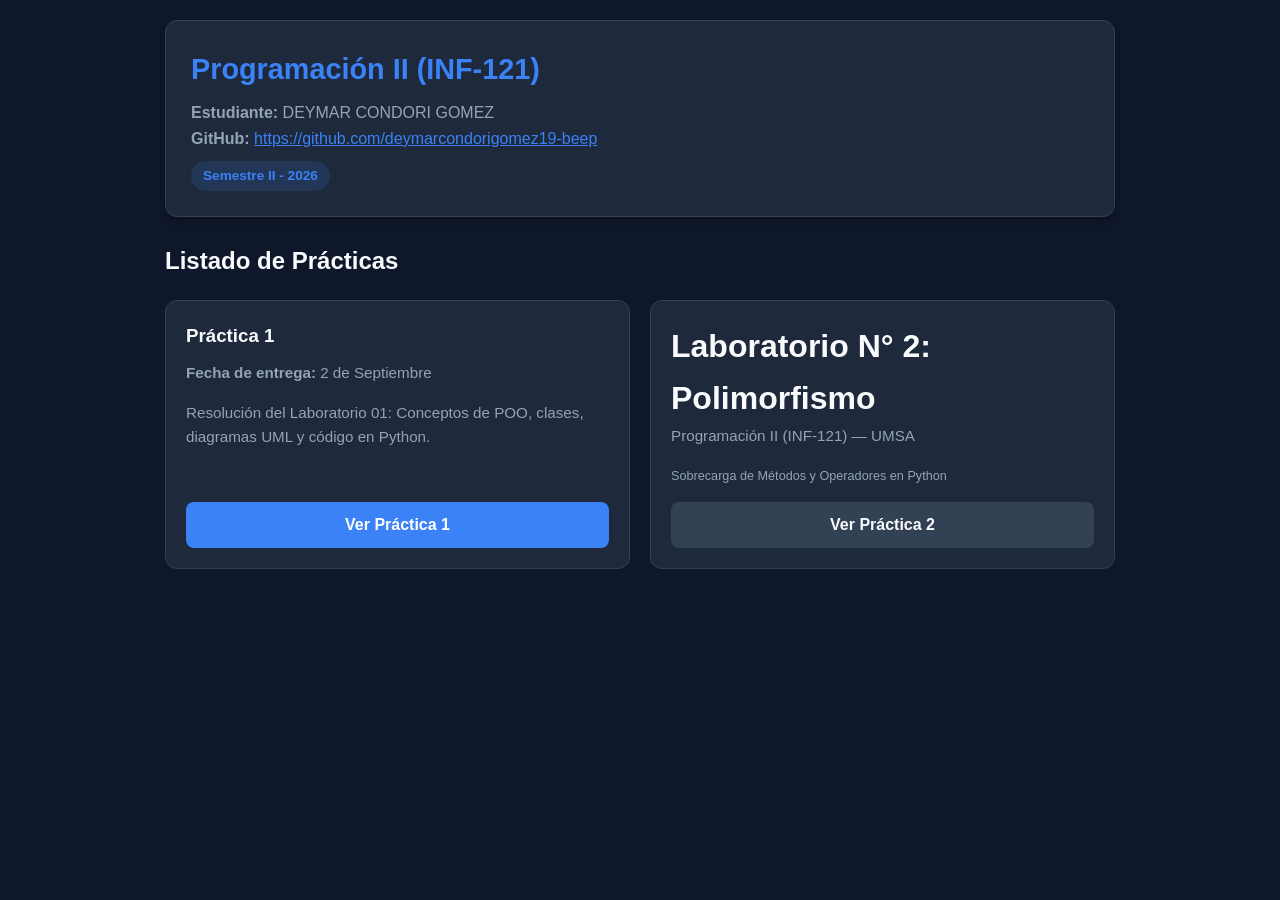
<file: index.html>
<!DOCTYPE html>
<html lang="es">
<head>
  <meta charset="UTF-8">
  <meta name="viewport" content="width=device-width, initial-scale=1.0">
  <title>Programación II - Portafolio de Prácticas</title>
  <link rel="stylesheet" href="estilos/style.css">
</head>
<body>
  <div class="container">
    <header>
      <h1>Programación II (INF-121)</h1>
      <p><strong>Estudiante:</strong> DEYMAR CONDORI GOMEZ</p>
      <p><strong>GitHub:</strong> <a href="https://github.com/deymarcondorigomez19-beep" target="_blank" style="color: var(--accent-blue);">https://github.com/deymarcondorigomez19-beep</a></p>
      <span class="info-badge">Semestre II - 2026</span>
    </header>

    <main>
      <h2 style="margin-bottom: 20px;">Listado de Prácticas</h2>
      <div class="card-grid">
        
        <!-- Tarjeta Práctica 1 -->
        <div class="card">
          <div>
            <h3>Práctica 1</h3>
            <p><strong>Fecha de entrega:</strong> 2 de Septiembre</p>
            <p>Resolución del Laboratorio 01: Conceptos de POO, clases, diagramas UML y código en Python.</p>
          </div>
          <a href="practica1.html" class="btn">Ver Práctica 1</a>
        </div>

        <!-- Tarjeta Práctica 2 -->
        <div class="card">
          <div>
            <h1>Laboratorio N° 2: Polimorfismo</h1>
        <p>Programación II (INF-121) — UMSA</p>
        <p><small>Sobrecarga de Métodos y Operadores en Python</small></p>
          </div>
          <a href="practica2.html" class="btn btn-secondary">Ver Práctica 2</a>
        </div>

      </div>
    </main>
  </div>
</body>
</html>
</file>
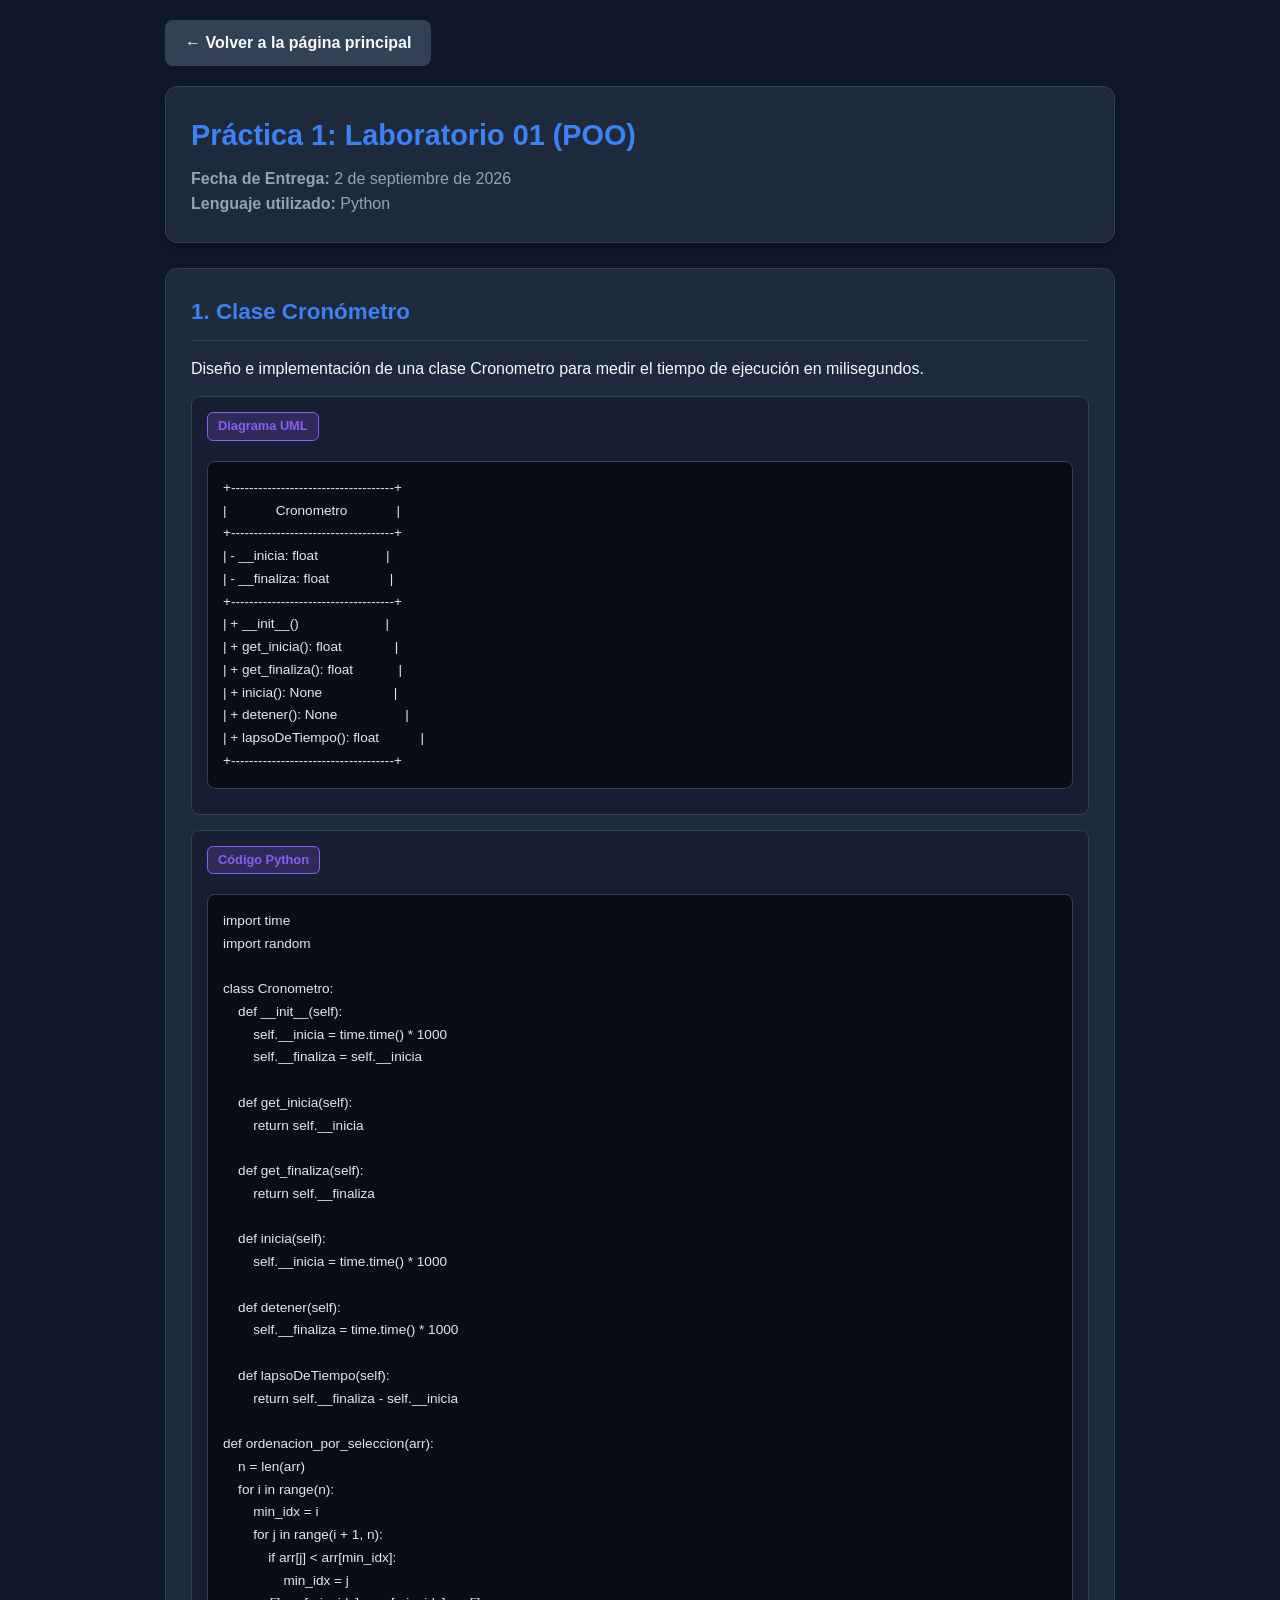
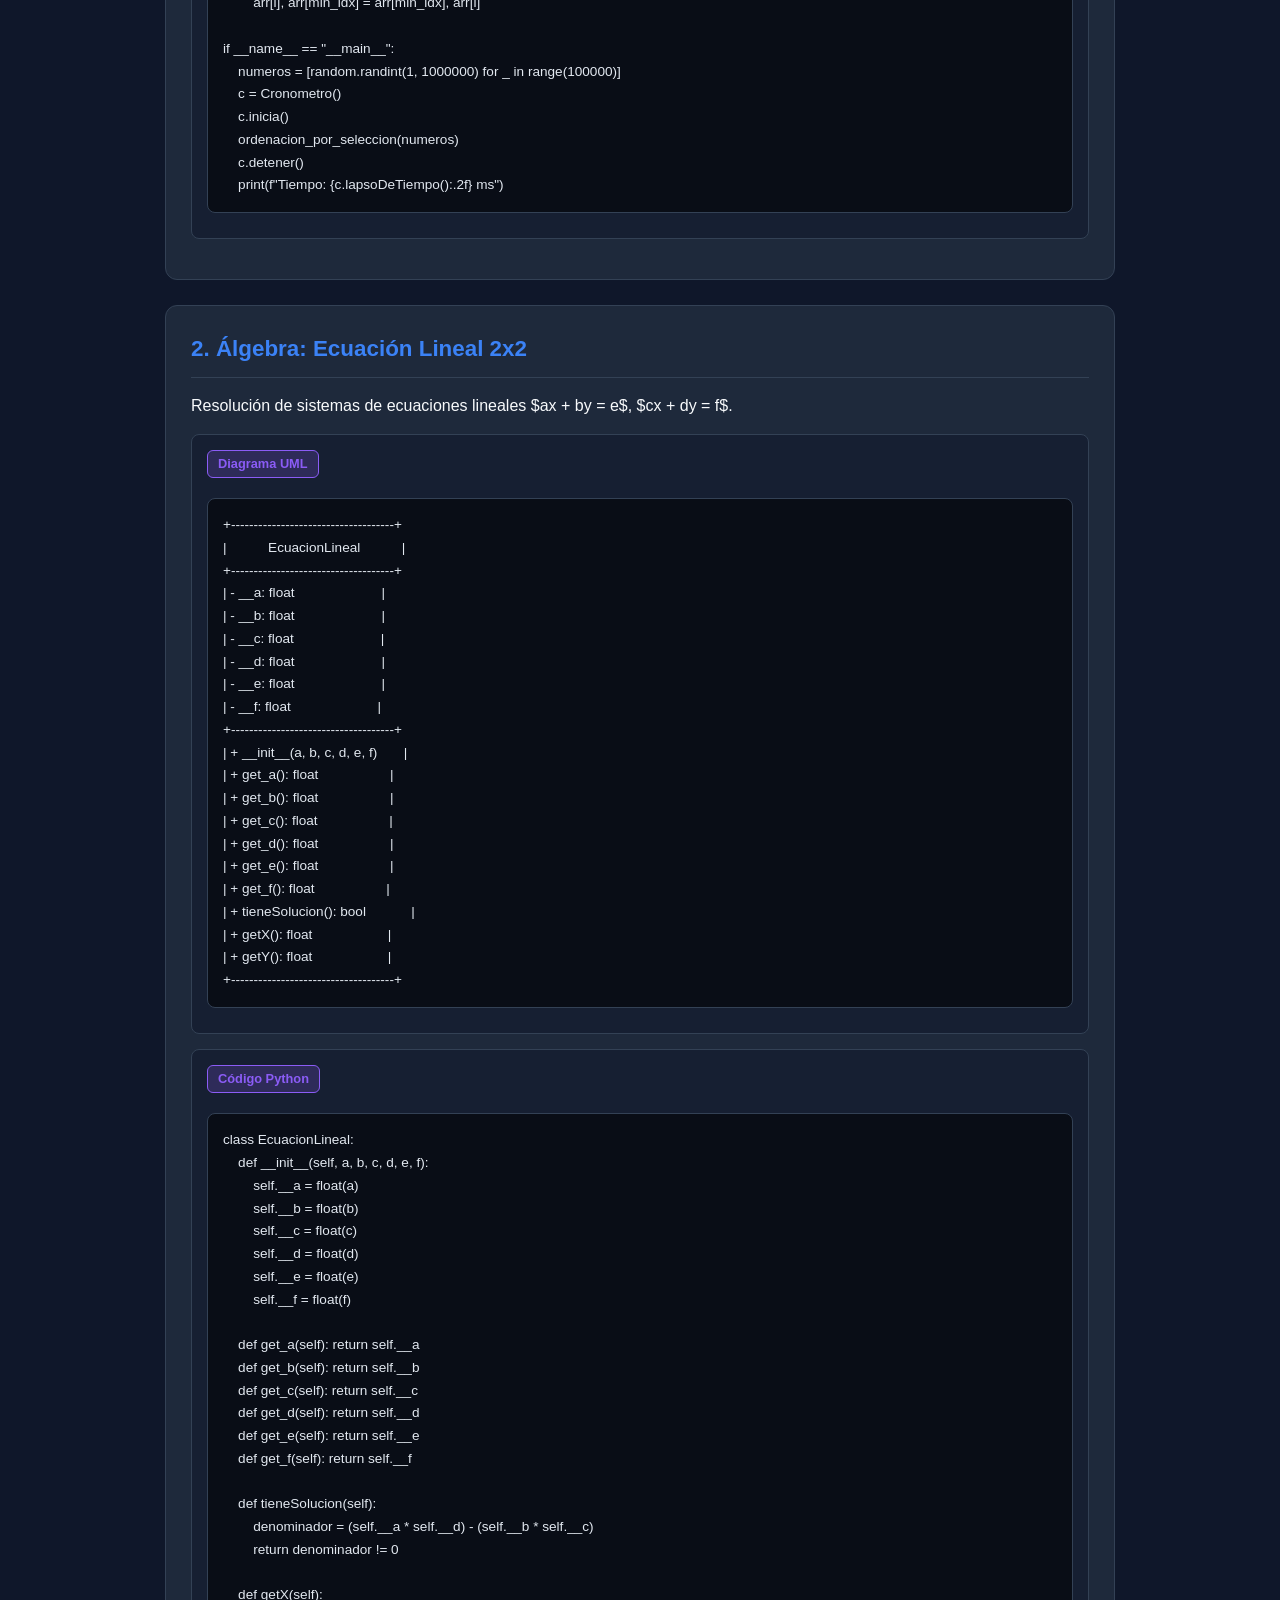
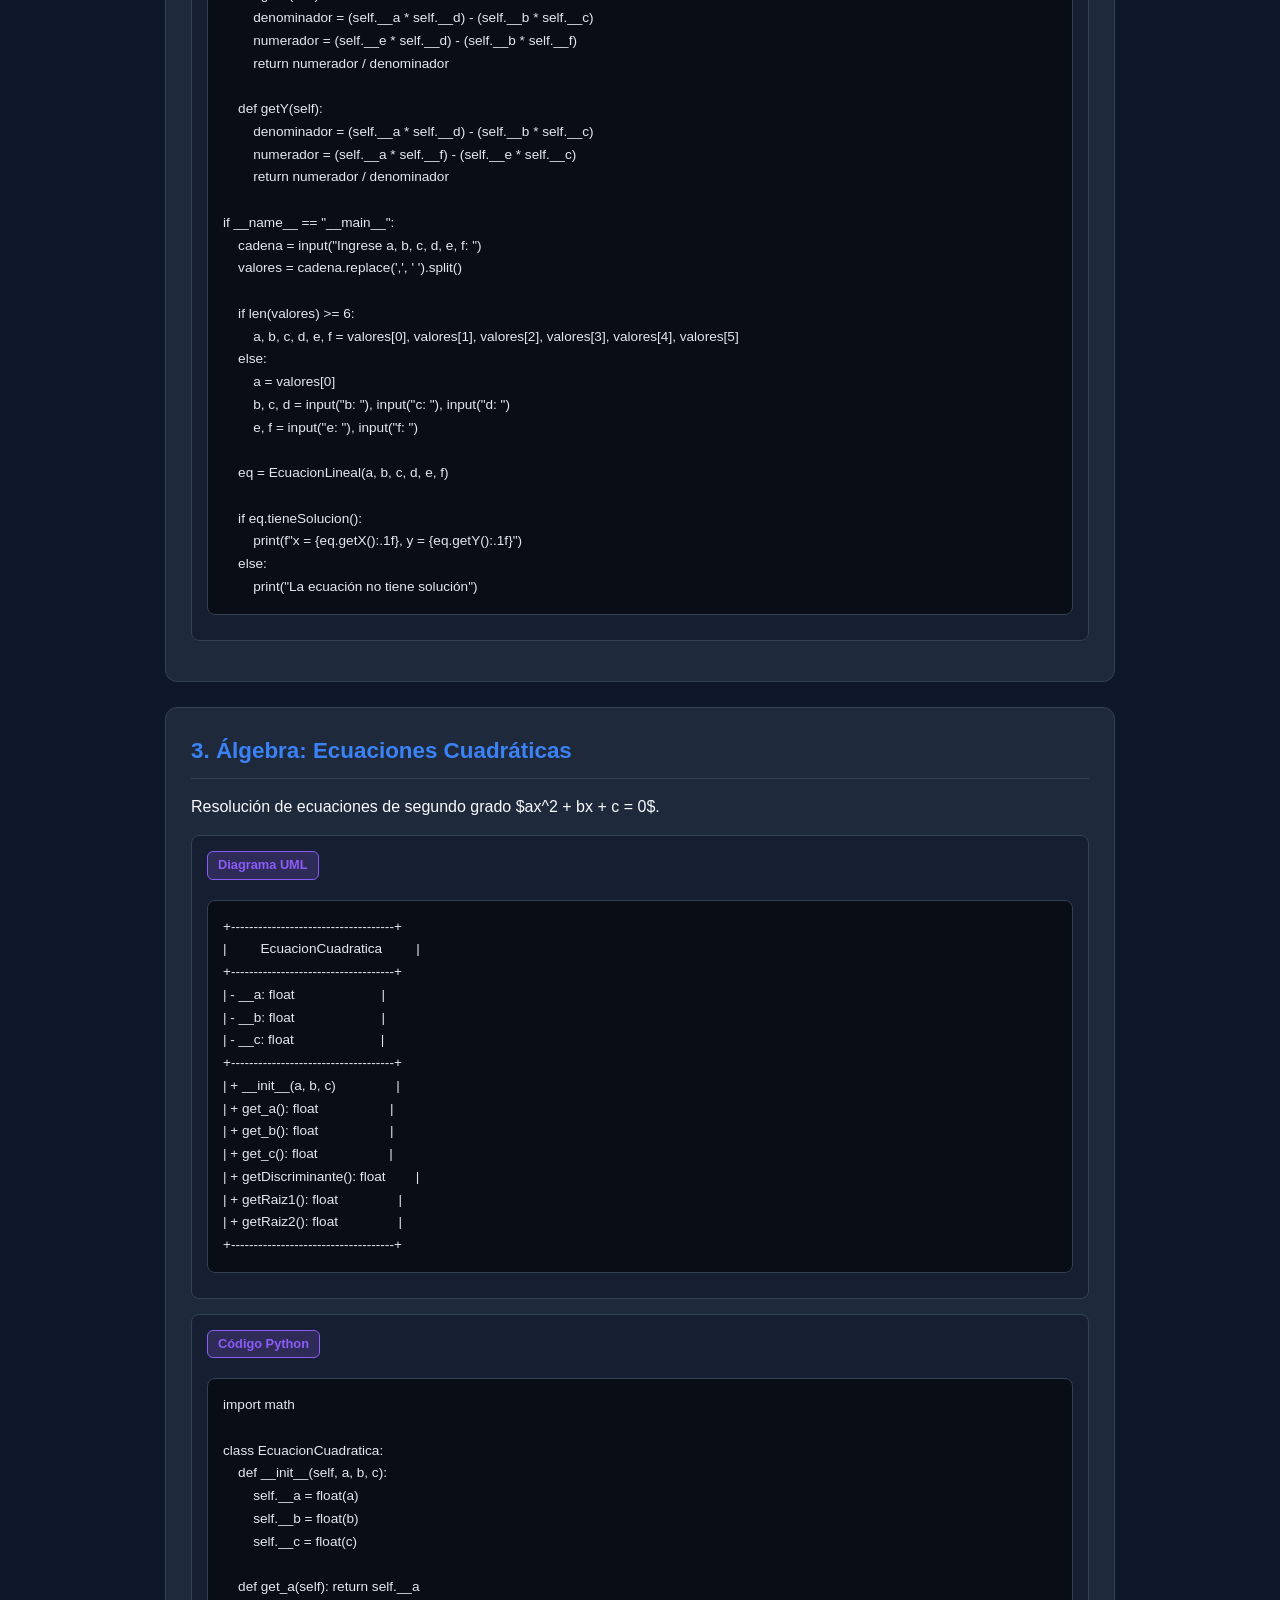
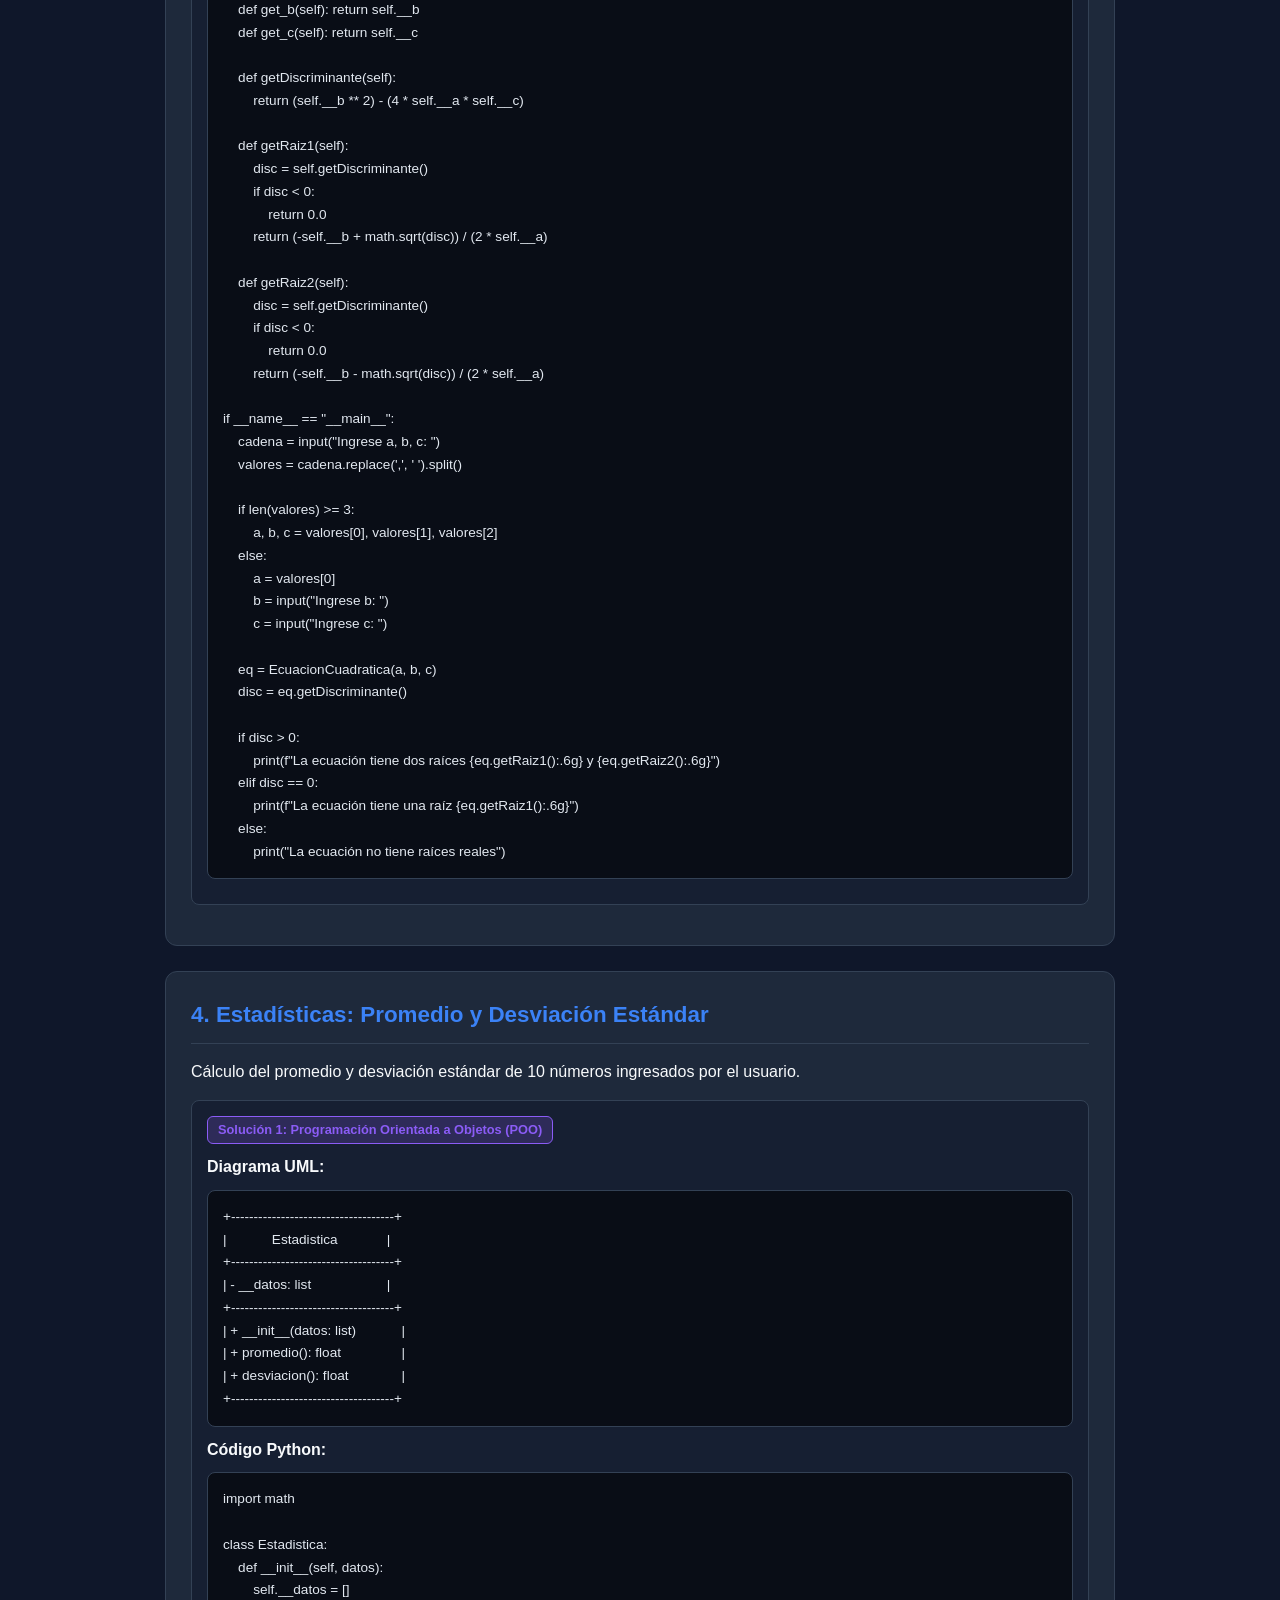
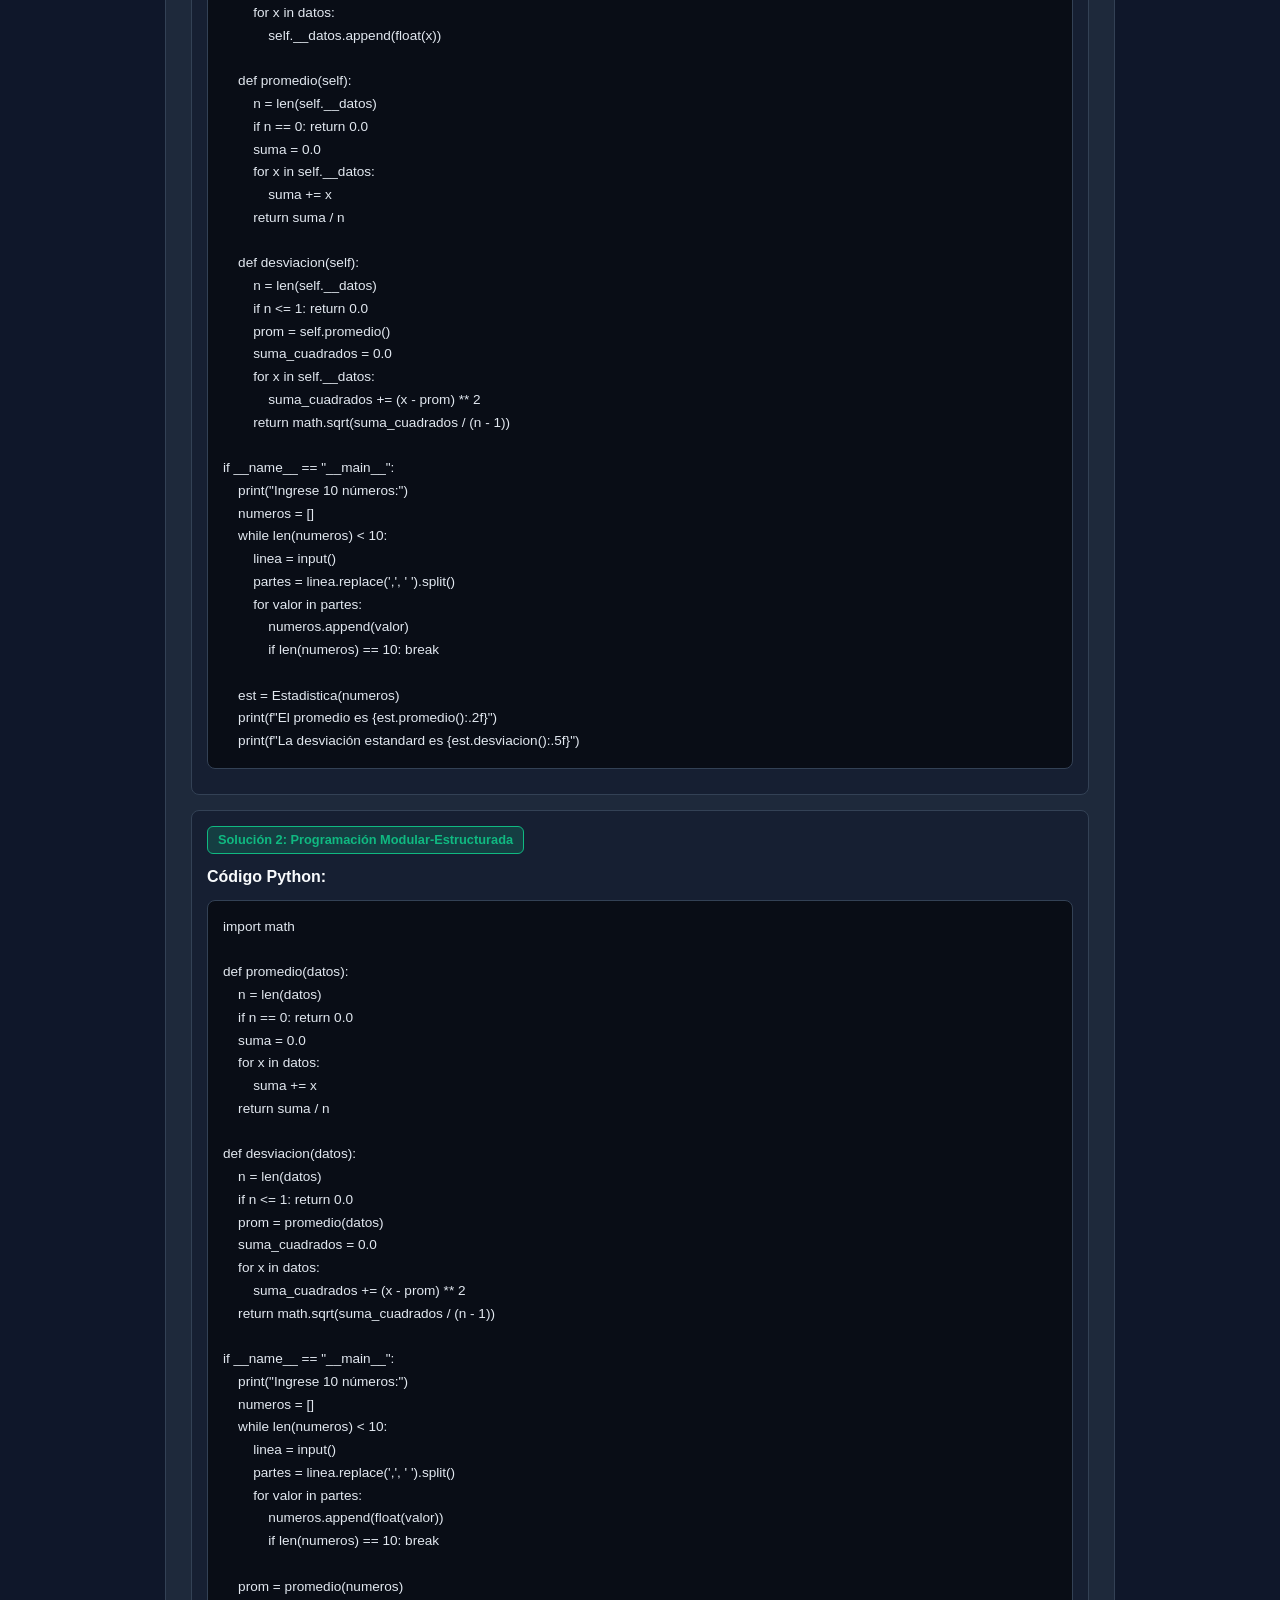
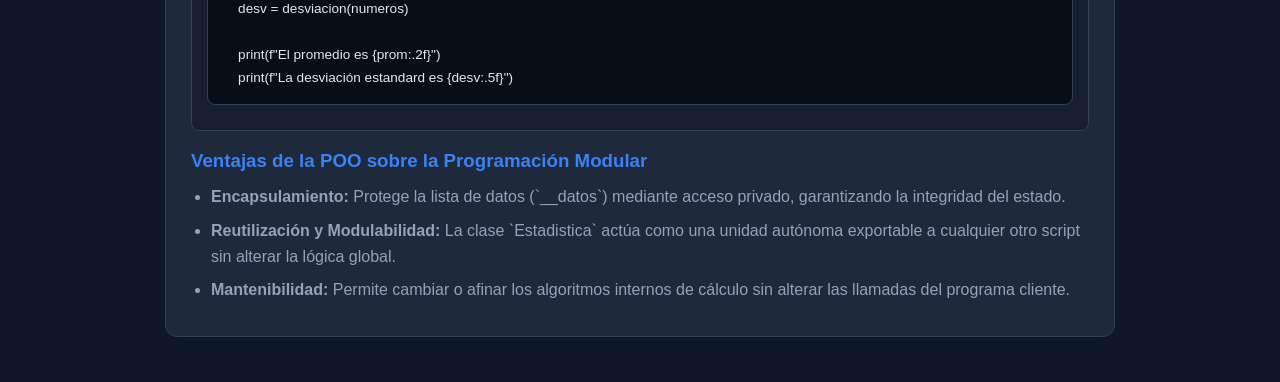
<file: practica1.html>
<!DOCTYPE html>
<html lang="es">
<head>
  <meta charset="UTF-8">
  <meta name="viewport" content="width=device-width, initial-scale=1.0">
  <title>Práctica 1 - Programación II</title>
  <link rel="stylesheet" href="estilos/style.css">
</head>
<body>
  <div class="container">
    <div style="margin-bottom: 20px;">
      <a href="index.html" class="btn btn-secondary">← Volver a la página principal</a>
    </div>

    <header>
      <h1>Práctica 1: Laboratorio 01 (POO)</h1>
      <p><strong>Fecha de Entrega:</strong> 2 de septiembre de 2026</p>
      <p><strong>Lenguaje utilizado:</strong> Python </p>
    </header>

    <main>
      <!-- Ejercicio 1 -->
      <section class="problem-card">
        <h2>1. Clase Cronómetro</h2>
        <p>Diseño e implementación de una clase Cronometro para medir el tiempo de ejecución en milisegundos.</p>
        
        <div class="sub-section">
          <span class="badge-poo">Diagrama UML</span>
          <pre><code>+------------------------------------+
|             Cronometro             |
+------------------------------------+
| - __inicia: float                  |
| - __finaliza: float                |
+------------------------------------+
| + __init__()                       |
| + get_inicia(): float              |
| + get_finaliza(): float            |
| + inicia(): None                   |
| + detener(): None                  |
| + lapsoDeTiempo(): float           |
+------------------------------------+</code></pre>
        </div>

        <div class="sub-section">
          <span class="badge-poo">Código Python</span>
          <pre><code>import time
import random

class Cronometro:
    def __init__(self):
        self.__inicia = time.time() * 1000
        self.__finaliza = self.__inicia

    def get_inicia(self):
        return self.__inicia

    def get_finaliza(self):
        return self.__finaliza

    def inicia(self):
        self.__inicia = time.time() * 1000

    def detener(self):
        self.__finaliza = time.time() * 1000

    def lapsoDeTiempo(self):
        return self.__finaliza - self.__inicia

def ordenacion_por_seleccion(arr):
    n = len(arr)
    for i in range(n):
        min_idx = i
        for j in range(i + 1, n):
            if arr[j] < arr[min_idx]:
                min_idx = j
        arr[i], arr[min_idx] = arr[min_idx], arr[i]

if __name__ == "__main__":
    numeros = [random.randint(1, 1000000) for _ in range(100000)]
    c = Cronometro()
    c.inicia()
    ordenacion_por_seleccion(numeros)
    c.detener()
    print(f"Tiempo: {c.lapsoDeTiempo():.2f} ms")</code></pre>
        </div>
      </section>

      <!-- Ejercicio 2 -->
      <section class="problem-card">
        <h2>2. Álgebra: Ecuación Lineal 2x2</h2>
        <p>Resolución de sistemas de ecuaciones lineales $ax + by = e$, $cx + dy = f$.</p>

        <div class="sub-section">
          <span class="badge-poo">Diagrama UML</span>
          <pre><code>+------------------------------------+
|           EcuacionLineal           |
+------------------------------------+
| - __a: float                       |
| - __b: float                       |
| - __c: float                       |
| - __d: float                       |
| - __e: float                       |
| - __f: float                       |
+------------------------------------+
| + __init__(a, b, c, d, e, f)       |
| + get_a(): float                   |
| + get_b(): float                   |
| + get_c(): float                   |
| + get_d(): float                   |
| + get_e(): float                   |
| + get_f(): float                   |
| + tieneSolucion(): bool            |
| + getX(): float                    |
| + getY(): float                    |
+------------------------------------+</code></pre>
        </div>

        <div class="sub-section">
          <span class="badge-poo">Código Python</span>
          <pre><code>class EcuacionLineal:
    def __init__(self, a, b, c, d, e, f):
        self.__a = float(a)
        self.__b = float(b)
        self.__c = float(c)
        self.__d = float(d)
        self.__e = float(e)
        self.__f = float(f)

    def get_a(self): return self.__a
    def get_b(self): return self.__b
    def get_c(self): return self.__c
    def get_d(self): return self.__d
    def get_e(self): return self.__e
    def get_f(self): return self.__f

    def tieneSolucion(self):
        denominador = (self.__a * self.__d) - (self.__b * self.__c)
        return denominador != 0

    def getX(self):
        denominador = (self.__a * self.__d) - (self.__b * self.__c)
        numerador = (self.__e * self.__d) - (self.__b * self.__f)
        return numerador / denominador

    def getY(self):
        denominador = (self.__a * self.__d) - (self.__b * self.__c)
        numerador = (self.__a * self.__f) - (self.__e * self.__c)
        return numerador / denominador

if __name__ == "__main__":
    cadena = input("Ingrese a, b, c, d, e, f: ")
    valores = cadena.replace(',', ' ').split()

    if len(valores) >= 6:
        a, b, c, d, e, f = valores[0], valores[1], valores[2], valores[3], valores[4], valores[5]
    else:
        a = valores[0]
        b, c, d = input("b: "), input("c: "), input("d: ")
        e, f = input("e: "), input("f: ")

    eq = EcuacionLineal(a, b, c, d, e, f)

    if eq.tieneSolucion():
        print(f"x = {eq.getX():.1f}, y = {eq.getY():.1f}")
    else:
        print("La ecuación no tiene solución")</code></pre>
        </div>
      </section>

      <!-- Ejercicio 3 -->
      <section class="problem-card">
        <h2>3. Álgebra: Ecuaciones Cuadráticas</h2>
        <p>Resolución de ecuaciones de segundo grado $ax^2 + bx + c = 0$.</p>

        <div class="sub-section">
          <span class="badge-poo">Diagrama UML</span>
          <pre><code>+------------------------------------+
|         EcuacionCuadratica         |
+------------------------------------+
| - __a: float                       |
| - __b: float                       |
| - __c: float                       |
+------------------------------------+
| + __init__(a, b, c)                |
| + get_a(): float                   |
| + get_b(): float                   |
| + get_c(): float                   |
| + getDiscriminante(): float        |
| + getRaiz1(): float                |
| + getRaiz2(): float                |
+------------------------------------+</code></pre>
        </div>

        <div class="sub-section">
          <span class="badge-poo">Código Python</span>
          <pre><code>import math

class EcuacionCuadratica:
    def __init__(self, a, b, c):
        self.__a = float(a)
        self.__b = float(b)
        self.__c = float(c)

    def get_a(self): return self.__a
    def get_b(self): return self.__b
    def get_c(self): return self.__c

    def getDiscriminante(self):
        return (self.__b ** 2) - (4 * self.__a * self.__c)

    def getRaiz1(self):
        disc = self.getDiscriminante()
        if disc < 0:
            return 0.0
        return (-self.__b + math.sqrt(disc)) / (2 * self.__a)

    def getRaiz2(self):
        disc = self.getDiscriminante()
        if disc < 0:
            return 0.0
        return (-self.__b - math.sqrt(disc)) / (2 * self.__a)

if __name__ == "__main__":
    cadena = input("Ingrese a, b, c: ")
    valores = cadena.replace(',', ' ').split()

    if len(valores) >= 3:
        a, b, c = valores[0], valores[1], valores[2]
    else:
        a = valores[0]
        b = input("Ingrese b: ")
        c = input("Ingrese c: ")

    eq = EcuacionCuadratica(a, b, c)
    disc = eq.getDiscriminante()

    if disc > 0:
        print(f"La ecuación tiene dos raíces {eq.getRaiz1():.6g} y {eq.getRaiz2():.6g}")
    elif disc == 0:
        print(f"La ecuación tiene una raíz {eq.getRaiz1():.6g}")
    else:
        print("La ecuación no tiene raíces reales")</code></pre>
        </div>
      </section>

      <!-- Ejercicio 4 -->
      <section class="problem-card">
        <h2>4. Estadísticas: Promedio y Desviación Estándar</h2>
        <p>Cálculo del promedio y desviación estándar de 10 números ingresados por el usuario.</p>

        <!-- Solución 1: POO -->
        <div class="sub-section">
          <span class="badge-poo">Solución 1: Programación Orientada a Objetos (POO)</span>
          <p><strong>Diagrama UML:</strong></p>
          <pre><code>+------------------------------------+
|            Estadistica             |
+------------------------------------+
| - __datos: list                    |
+------------------------------------+
| + __init__(datos: list)            |
| + promedio(): float                |
| + desviacion(): float              |
+------------------------------------+</code></pre>
          <p><strong>Código Python:</strong></p>
          <pre><code>import math

class Estadistica:
    def __init__(self, datos):
        self.__datos = []
        for x in datos:
            self.__datos.append(float(x))

    def promedio(self):
        n = len(self.__datos)
        if n == 0: return 0.0
        suma = 0.0
        for x in self.__datos:
            suma += x
        return suma / n

    def desviacion(self):
        n = len(self.__datos)
        if n <= 1: return 0.0
        prom = self.promedio()
        suma_cuadrados = 0.0
        for x in self.__datos:
            suma_cuadrados += (x - prom) ** 2
        return math.sqrt(suma_cuadrados / (n - 1))

if __name__ == "__main__":
    print("Ingrese 10 números:")
    numeros = []
    while len(numeros) < 10:
        linea = input()
        partes = linea.replace(',', ' ').split()
        for valor in partes:
            numeros.append(valor)
            if len(numeros) == 10: break

    est = Estadistica(numeros)
    print(f"El promedio es {est.promedio():.2f}")
    print(f"La desviación estandard es {est.desviacion():.5f}")</code></pre>
        </div>

        <!-- Solución 2: Modular-Estructurada -->
        <div class="sub-section">
          <span class="badge-modular">Solución 2: Programación Modular-Estructurada</span>
          <p><strong>Código Python:</strong></p>
          <pre><code>import math

def promedio(datos):
    n = len(datos)
    if n == 0: return 0.0
    suma = 0.0
    for x in datos:
        suma += x
    return suma / n

def desviacion(datos):
    n = len(datos)
    if n <= 1: return 0.0
    prom = promedio(datos)
    suma_cuadrados = 0.0
    for x in datos:
        suma_cuadrados += (x - prom) ** 2
    return math.sqrt(suma_cuadrados / (n - 1))

if __name__ == "__main__":
    print("Ingrese 10 números:")
    numeros = []
    while len(numeros) < 10:
        linea = input()
        partes = linea.replace(',', ' ').split()
        for valor in partes:
            numeros.append(float(valor))
            if len(numeros) == 10: break

    prom = promedio(numeros)
    desv = desviacion(numeros)

    print(f"El promedio es {prom:.2f}")
    print(f"La desviación estandard es {desv:.5f}")</code></pre>
        </div>

        <!-- Ventajas POO -->
        <div style="margin-top: 15px;">
          <h3 style="color: var(--accent-blue); margin-bottom: 8px;">Ventajas de la POO sobre la Programación Modular</h3>
          <ul style="color: var(--text-secondary);">
            <li><strong>Encapsulamiento:</strong> Protege la lista de datos (`__datos`) mediante acceso privado, garantizando la integridad del estado.</li>
            <li><strong>Reutilización y Modulabilidad:</strong> La clase `Estadistica` actúa como una unidad autónoma exportable a cualquier otro script sin alterar la lógica global.</li>
            <li><strong>Mantenibilidad:</strong> Permite cambiar o afinar los algoritmos internos de cálculo sin alterar las llamadas del programa cliente.</li>
          </ul>
        </div>
      </section>
    </main>
  </div>
</body>
</html>
</file>
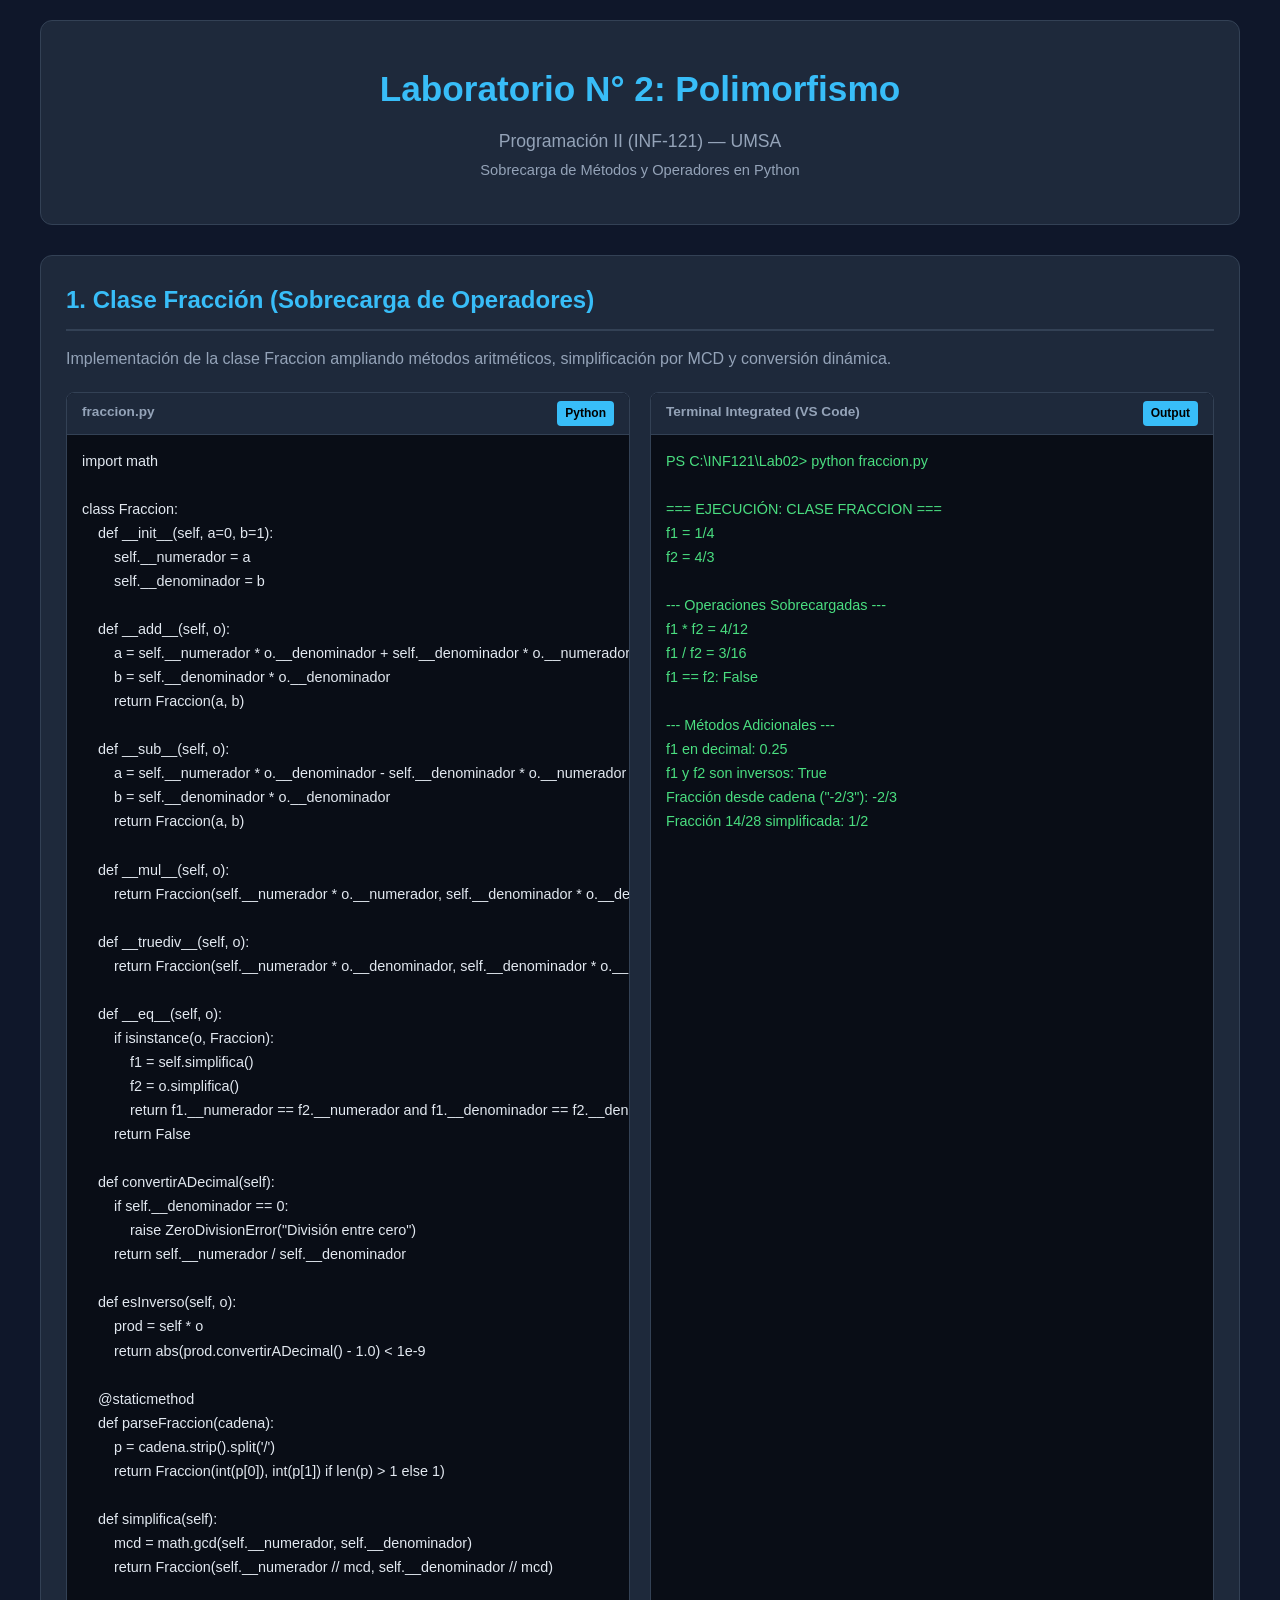
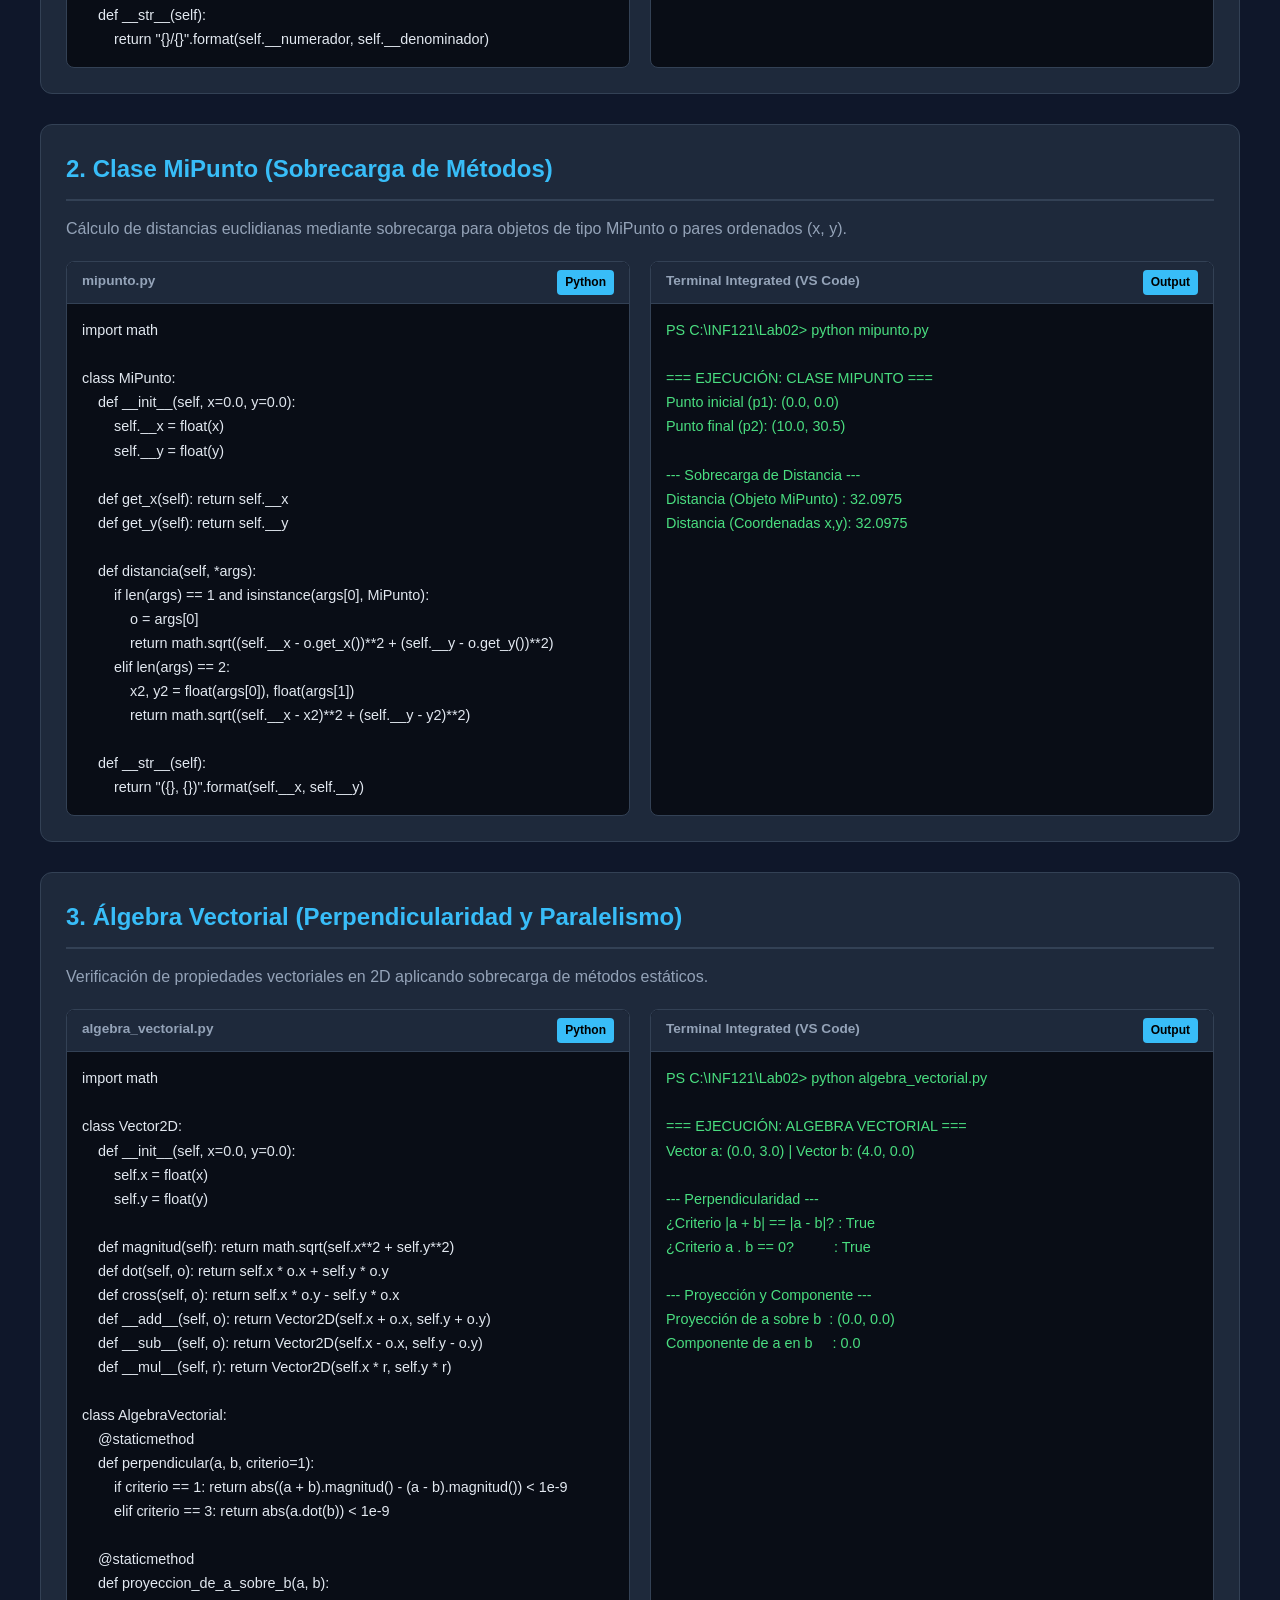
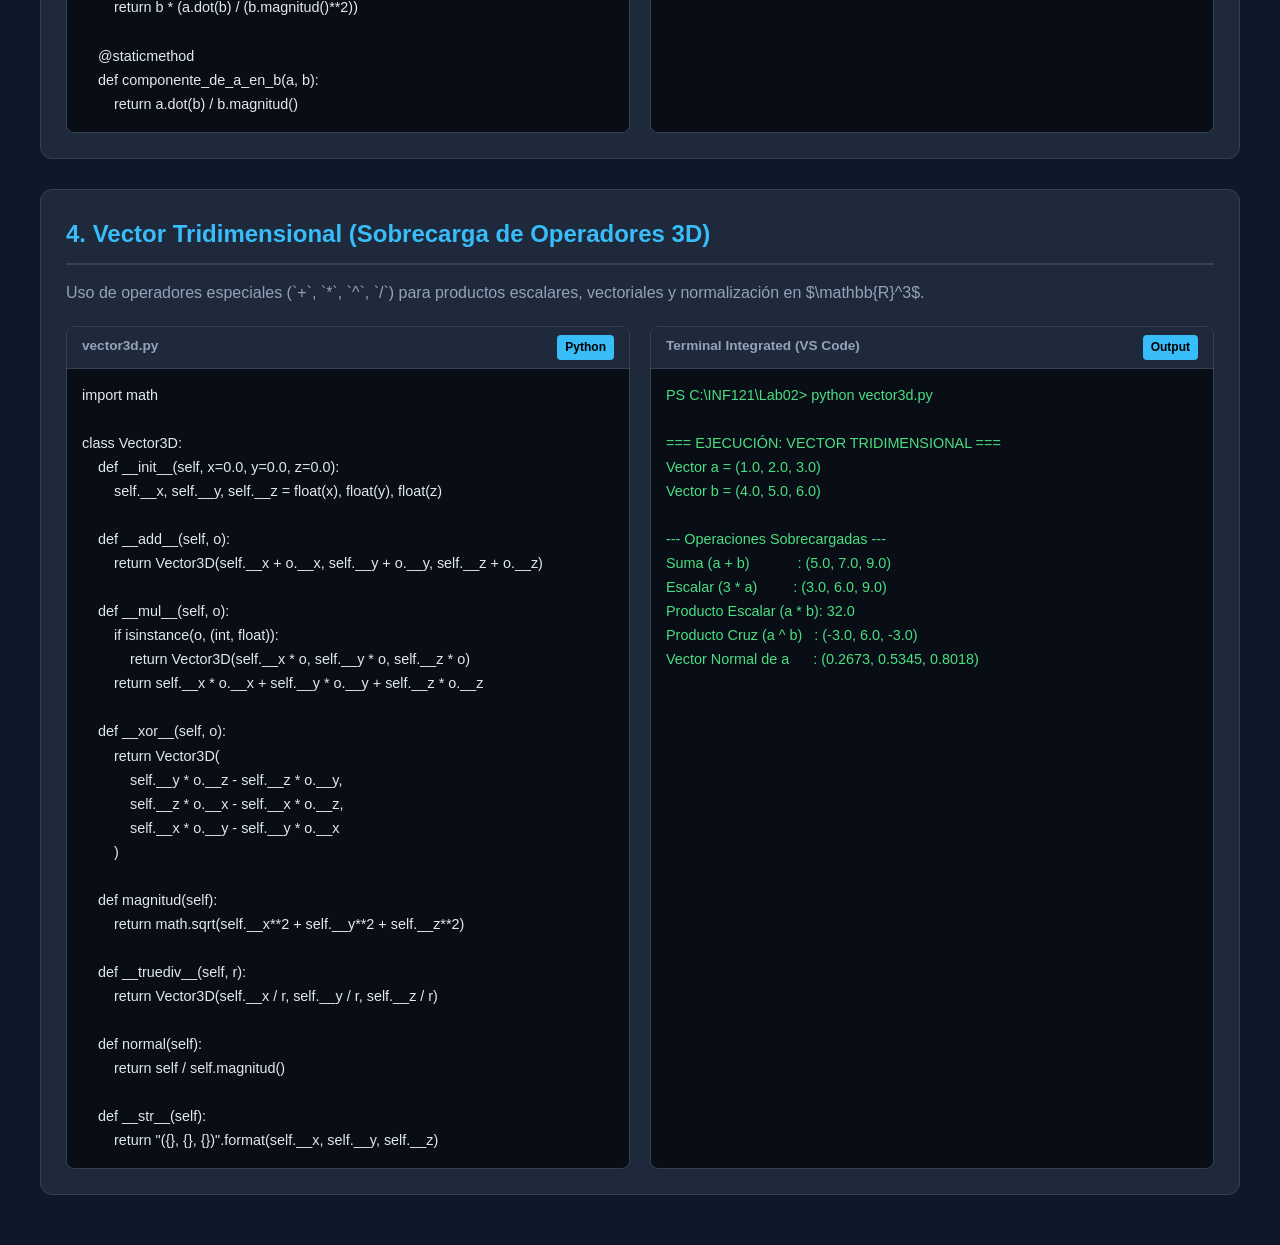
<file: practica2.html>
<!DOCTYPE html>
<html lang="es">
<head>
    <meta charset="UTF-8">
    <meta name="viewport" content="width=device-width, initial-scale=1.0">
    <title>INF-121 | Laboratorio 2 - Polimorfismo</title>
    <style>
        :root {
            --bg-color: #0f172a;
            --card-bg: #1e293b;
            --accent: #38bdf8;
            --accent-hover: #0284c7;
            --text-main: #f8fafc;
            --text-muted: #94a3b8;
            --code-bg: #090d16;
            --border: #334155;
        }

        * {
            box-sizing: border-box;
            margin: 0;
            padding: 0;
            font-family: 'Segoe UI', Tahoma, Geneva, Verdana, sans-serif;
        }

        body {
            background-color: var(--bg-color);
            color: var(--text-main);
            line-height: 1.6;
            padding: 20px;
        }

        header {
            text-align: center;
            padding: 40px 20px;
            background: var(--card-bg);
            border-radius: 12px;
            margin-bottom: 30px;
            border: 1px solid var(--border);
        }

        header h1 {
            color: var(--accent);
            font-size: 2.2rem;
            margin-bottom: 10px;
        }

        header p {
            color: var(--text-muted);
            font-size: 1.1rem;
        }

        .container {
            max-width: 1200px;
            margin: 0 auto;
        }

        .exercise-card {
            background: var(--card-bg);
            border-radius: 12px;
            padding: 25px;
            margin-bottom: 30px;
            border: 1px solid var(--border);
        }

        .exercise-card h2 {
            color: var(--accent);
            border-bottom: 2px solid var(--border);
            padding-bottom: 10px;
            margin-bottom: 15px;
            font-size: 1.5rem;
        }

        .description {
            color: var(--text-muted);
            margin-bottom: 20px;
        }

        .grid-2 {
            display: grid;
            grid-template-columns: 1fr 1fr;
            gap: 20px;
        }

        @media (max-width: 900px) {
            .grid-2 {
                grid-template-columns: 1fr;
            }
        }

        .code-container, .terminal-container {
            background: var(--code-bg);
            border-radius: 8px;
            border: 1px solid var(--border);
            overflow: hidden;
        }

        .title-bar {
            background: #1e293b;
            padding: 8px 15px;
            font-size: 0.85rem;
            color: var(--text-muted);
            font-weight: bold;
            border-bottom: 1px solid var(--border);
            display: flex;
            justify-content: space-between;
        }

        pre {
            padding: 15px;
            overflow-x: auto;
            font-family: 'Consolas', 'Courier New', Courier, monospace;
            font-size: 0.9rem;
            color: #e2e8f0;
        }

        .terminal pre {
            color: #4ade80;
        }

        .badge {
            background: var(--accent);
            color: #000;
            padding: 3px 8px;
            border-radius: 4px;
            font-size: 0.75rem;
            font-weight: bold;
        }
    </style>
</head>
<body>

<div class="container">
    <header>
        <h1>Laboratorio N° 2: Polimorfismo</h1>
        <p>Programación II (INF-121) — UMSA</p>
        <p><small>Sobrecarga de Métodos y Operadores en Python</small></p>
    </header>

    <!-- EJERCICIO 1 -->
    <div class="exercise-card">
        <h2>1. Clase Fracción (Sobrecarga de Operadores)</h2>
        <p class="description">Implementación de la clase Fraccion ampliando métodos aritméticos, simplificación por MCD y conversión dinámica.</p>
        
        <div class="grid-2">
            <div class="code-container">
                <div class="title-bar"><span>fraccion.py</span><span class="badge">Python</span></div>
<pre><code>import math

class Fraccion:
    def __init__(self, a=0, b=1):
        self.__numerador = a
        self.__denominador = b

    def __add__(self, o):
        a = self.__numerador * o.__denominador + self.__denominador * o.__numerador
        b = self.__denominador * o.__denominador
        return Fraccion(a, b)

    def __sub__(self, o):
        a = self.__numerador * o.__denominador - self.__denominador * o.__numerador
        b = self.__denominador * o.__denominador
        return Fraccion(a, b)

    def __mul__(self, o):
        return Fraccion(self.__numerador * o.__numerador, self.__denominador * o.__denominador)

    def __truediv__(self, o):
        return Fraccion(self.__numerador * o.__denominador, self.__denominador * o.__numerador)

    def __eq__(self, o):
        if isinstance(o, Fraccion):
            f1 = self.simplifica()
            f2 = o.simplifica()
            return f1.__numerador == f2.__numerador and f1.__denominador == f2.__denominador
        return False

    def convertirADecimal(self):
        if self.__denominador == 0:
            raise ZeroDivisionError("División entre cero")
        return self.__numerador / self.__denominador

    def esInverso(self, o):
        prod = self * o
        return abs(prod.convertirADecimal() - 1.0) < 1e-9

    @staticmethod
    def parseFraccion(cadena):
        p = cadena.strip().split('/')
        return Fraccion(int(p[0]), int(p[1]) if len(p) > 1 else 1)

    def simplifica(self):
        mcd = math.gcd(self.__numerador, self.__denominador)
        return Fraccion(self.__numerador // mcd, self.__denominador // mcd)

    def __str__(self):
        return "{}/{}".format(self.__numerador, self.__denominador)
</code></pre>
            </div>

            <div class="terminal-container terminal">
                <div class="title-bar"><span>Terminal Integrated (VS Code)</span><span class="badge">Output</span></div>
<pre><code>PS C:\INF121\Lab02> python fraccion.py

=== EJECUCIÓN: CLASE FRACCION ===
f1 = 1/4
f2 = 4/3

--- Operaciones Sobrecargadas ---
f1 * f2 = 4/12
f1 / f2 = 3/16
f1 == f2: False

--- Métodos Adicionales ---
f1 en decimal: 0.25
f1 y f2 son inversos: True
Fracción desde cadena ("-2/3"): -2/3
Fracción 14/28 simplificada: 1/2
</code></pre>
            </div>
        </div>
    </div>

    <!-- EJERCICIO 2 -->
    <div class="exercise-card">
        <h2>2. Clase MiPunto (Sobrecarga de Métodos)</h2>
        <p class="description">Cálculo de distancias euclidianas mediante sobrecarga para objetos de tipo MiPunto o pares ordenados (x, y).</p>
        
        <div class="grid-2">
            <div class="code-container">
                <div class="title-bar"><span>mipunto.py</span><span class="badge">Python</span></div>
<pre><code>import math

class MiPunto:
    def __init__(self, x=0.0, y=0.0):
        self.__x = float(x)
        self.__y = float(y)

    def get_x(self): return self.__x
    def get_y(self): return self.__y

    def distancia(self, *args):
        if len(args) == 1 and isinstance(args[0], MiPunto):
            o = args[0]
            return math.sqrt((self.__x - o.get_x())**2 + (self.__y - o.get_y())**2)
        elif len(args) == 2:
            x2, y2 = float(args[0]), float(args[1])
            return math.sqrt((self.__x - x2)**2 + (self.__y - y2)**2)

    def __str__(self):
        return "({}, {})".format(self.__x, self.__y)
</code></pre>
            </div>

            <div class="terminal-container terminal">
                <div class="title-bar"><span>Terminal Integrated (VS Code)</span><span class="badge">Output</span></div>
<pre><code>PS C:\INF121\Lab02> python mipunto.py

=== EJECUCIÓN: CLASE MIPUNTO ===
Punto inicial (p1): (0.0, 0.0)
Punto final (p2): (10.0, 30.5)

--- Sobrecarga de Distancia ---
Distancia (Objeto MiPunto) : 32.0975
Distancia (Coordenadas x,y): 32.0975
</code></pre>
            </div>
        </div>
    </div>

    <!-- EJERCICIO 3 -->
    <div class="exercise-card">
        <h2>3. Álgebra Vectorial (Perpendicularidad y Paralelismo)</h2>
        <p class="description">Verificación de propiedades vectoriales en 2D aplicando sobrecarga de métodos estáticos.</p>
        
        <div class="grid-2">
            <div class="code-container">
                <div class="title-bar"><span>algebra_vectorial.py</span><span class="badge">Python</span></div>
<pre><code>import math

class Vector2D:
    def __init__(self, x=0.0, y=0.0):
        self.x = float(x)
        self.y = float(y)

    def magnitud(self): return math.sqrt(self.x**2 + self.y**2)
    def dot(self, o): return self.x * o.x + self.y * o.y
    def cross(self, o): return self.x * o.y - self.y * o.x
    def __add__(self, o): return Vector2D(self.x + o.x, self.y + o.y)
    def __sub__(self, o): return Vector2D(self.x - o.x, self.y - o.y)
    def __mul__(self, r): return Vector2D(self.x * r, self.y * r)

class AlgebraVectorial:
    @staticmethod
    def perpendicular(a, b, criterio=1):
        if criterio == 1: return abs((a + b).magnitud() - (a - b).magnitud()) < 1e-9
        elif criterio == 3: return abs(a.dot(b)) < 1e-9

    @staticmethod
    def proyeccion_de_a_sobre_b(a, b):
        return b * (a.dot(b) / (b.magnitud()**2))

    @staticmethod
    def componente_de_a_en_b(a, b):
        return a.dot(b) / b.magnitud()
</code></pre>
            </div>

            <div class="terminal-container terminal">
                <div class="title-bar"><span>Terminal Integrated (VS Code)</span><span class="badge">Output</span></div>
<pre><code>PS C:\INF121\Lab02> python algebra_vectorial.py

=== EJECUCIÓN: ALGEBRA VECTORIAL ===
Vector a: (0.0, 3.0) | Vector b: (4.0, 0.0)

--- Perpendicularidad ---
¿Criterio |a + b| == |a - b|? : True
¿Criterio a . b == 0?          : True

--- Proyección y Componente ---
Proyección de a sobre b  : (0.0, 0.0)
Componente de a en b     : 0.0
</code></pre>
            </div>
        </div>
    </div>

    <!-- EJERCICIO 4 -->
    <div class="exercise-card">
        <h2>4. Vector Tridimensional (Sobrecarga de Operadores 3D)</h2>
        <p class="description">Uso de operadores especiales (`+`, `*`, `^`, `/`) para productos escalares, vectoriales y normalización en $\mathbb{R}^3$.</p>
        
        <div class="grid-2">
            <div class="code-container">
                <div class="title-bar"><span>vector3d.py</span><span class="badge">Python</span></div>
<pre><code>import math

class Vector3D:
    def __init__(self, x=0.0, y=0.0, z=0.0):
        self.__x, self.__y, self.__z = float(x), float(y), float(z)

    def __add__(self, o):
        return Vector3D(self.__x + o.__x, self.__y + o.__y, self.__z + o.__z)

    def __mul__(self, o):
        if isinstance(o, (int, float)):
            return Vector3D(self.__x * o, self.__y * o, self.__z * o)
        return self.__x * o.__x + self.__y * o.__y + self.__z * o.__z

    def __xor__(self, o):
        return Vector3D(
            self.__y * o.__z - self.__z * o.__y,
            self.__z * o.__x - self.__x * o.__z,
            self.__x * o.__y - self.__y * o.__x
        )

    def magnitud(self):
        return math.sqrt(self.__x**2 + self.__y**2 + self.__z**2)

    def __truediv__(self, r):
        return Vector3D(self.__x / r, self.__y / r, self.__z / r)

    def normal(self):
        return self / self.magnitud()

    def __str__(self):
        return "({}, {}, {})".format(self.__x, self.__y, self.__z)
</code></pre>
            </div>

            <div class="terminal-container terminal">
                <div class="title-bar"><span>Terminal Integrated (VS Code)</span><span class="badge">Output</span></div>
<pre><code>PS C:\INF121\Lab02> python vector3d.py

=== EJECUCIÓN: VECTOR TRIDIMENSIONAL ===
Vector a = (1.0, 2.0, 3.0)
Vector b = (4.0, 5.0, 6.0)

--- Operaciones Sobrecargadas ---
Suma (a + b)            : (5.0, 7.0, 9.0)
Escalar (3 * a)         : (3.0, 6.0, 9.0)
Producto Escalar (a * b): 32.0
Producto Cruz (a ^ b)   : (-3.0, 6.0, -3.0)
Vector Normal de a      : (0.2673, 0.5345, 0.8018)
</code></pre>
            </div>
        </div>
    </div>
</div>

</body>
</html>
</file>
<file: estilos/style.css>
/* --- Variables de Colores --- */
:root {
  --bg-color: #0f172a;       /* Slate 900 */
  --card-bg: #1e293b;        /* Slate 800 */
  --border-color: #334155;   /* Slate 700 */
  --text-primary: #f8fafc;   /* Slate 50 */
  --text-secondary: #94a3b8; /* Slate 400 */
  --accent-blue: #3b82f6;    /* Blue 500 */
  --accent-hover: #2563eb;   /* Blue 600 */
  --accent-green: #10b981;   /* Emerald 500 */
  --code-bg: #090d16;        /* Slate 950 */
}

* {
  box-sizing: border-box;
  margin: 0;
  padding: 0;
  font-family: 'Segoe UI', Tahoma, Geneva, Verdana, sans-serif;
}

body {
  background-color: var(--bg-color);
  color: var(--text-primary);
  line-height: 1.6;
  padding: 20px;
}

.container {
  max-width: 950px;
  margin: 0 auto;
}

/* --- Encabezado Principal --- */
header {
  background-color: var(--card-bg);
  border: 1px solid var(--border-color);
  border-radius: 12px;
  padding: 25px;
  margin-bottom: 25px;
  box-shadow: 0 4px 6px -1px rgba(0, 0, 0, 0.3);
}

header h1 {
  color: var(--accent-blue);
  margin-bottom: 8px;
}

header p {
  color: var(--text-secondary);
}

.info-badge {
  display: inline-block;
  background-color: rgba(59, 130, 246, 0.15);
  color: var(--accent-blue);
  padding: 4px 12px;
  border-radius: 20px;
  font-size: 0.9em;
  font-weight: 600;
  margin-top: 10px;
}

/* --- Botones --- */
.btn {
  display: inline-block;
  background-color: var(--accent-blue);
  color: #ffffff;
  padding: 10px 20px;
  border-radius: 8px;
  text-decoration: none;
  font-weight: 600;
  transition: background-color 0.2s ease, transform 0.1s ease;
  border: none;
  cursor: pointer;
}

.btn:hover {
  background-color: var(--accent-hover);
  transform: translateY(-2px);
}

.btn-secondary {
  background-color: var(--border-color);
  color: var(--text-primary);
}

.btn-secondary:hover {
  background-color: #475569;
}

.btn-disabled {
  background-color: #334155;
  color: #64748b;
  cursor: not-allowed;
}

.btn-disabled:hover {
  transform: none;
  background-color: #334155;
}

/* --- Tarjetas (Cards) --- */
.card-grid {
  display: grid;
  grid-template-columns: repeat(auto-fit, minmax(280px, 1fr));
  gap: 20px;
}

.card {
  background-color: var(--card-bg);
  border: 1px solid var(--border-color);
  border-radius: 12px;
  padding: 20px;
  display: flex;
  flex-direction: column;
  justify-content: space-between;
}

.card h3 {
  margin-bottom: 10px;
  color: var(--text-primary);
}

.card p {
  color: var(--text-secondary);
  font-size: 0.95em;
  margin-bottom: 15px;
}

/* --- Secciones de Problemas/Código --- */
.problem-card {
  background-color: var(--card-bg);
  border: 1px solid var(--border-color);
  border-radius: 12px;
  padding: 25px;
  margin-bottom: 25px;
}

.problem-card h2 {
  color: var(--accent-blue);
  border-bottom: 1px solid var(--border-color);
  padding-bottom: 10px;
  margin-bottom: 15px;
}

pre {
  background-color: var(--code-bg);
  border: 1px solid var(--border-color);
  border-radius: 8px;
  padding: 15px;
  overflow-x: auto;
  font-family: 'Consolas', 'Courier New', monospace;
  font-size: 0.9em;
  color: #e2e8f0;
  margin-top: 10px;
}

.empty-state {
  text-align: center;
  padding: 50px 20px;
}

.empty-state h2 {
  color: var(--text-secondary);
  margin-bottom: 15px;
}

/* --- Variables de Colores --- */
:root {
  --bg-color: #0f172a;       /* Slate 900 */
  --card-bg: #1e293b;        /* Slate 800 */
  --border-color: #334155;   /* Slate 700 */
  --text-primary: #f8fafc;   /* Slate 50 */
  --text-secondary: #94a3b8; /* Slate 400 */
  --accent-blue: #3b82f6;    /* Blue 500 */
  --accent-hover: #2563eb;   /* Blue 600 */
  --accent-purple: #8b5cf6;  /* Purple 500 */
  --accent-green: #10b981;   /* Emerald 500 */
  --code-bg: #090d16;        /* Slate 950 */
}

* {
  box-sizing: border-box;
  margin: 0;
  padding: 0;
  font-family: 'Segoe UI', Tahoma, Geneva, Verdana, sans-serif;
}

body {
  background-color: var(--bg-color);
  color: var(--text-primary);
  line-height: 1.6;
  padding: 20px 15px;
}

.container {
  max-width: 950px;
  margin: 0 auto;
  width: 100%;
}

/* --- Encabezado Principal --- */
header {
  background-color: var(--card-bg);
  border: 1px solid var(--border-color);
  border-radius: 12px;
  padding: 25px;
  margin-bottom: 25px;
  box-shadow: 0 4px 6px -1px rgba(0, 0, 0, 0.3);
}

header h1 {
  color: var(--accent-blue);
  margin-bottom: 8px;
  font-size: 1.8rem;
}

header p {
  color: var(--text-secondary);
  word-break: break-word;
}

.info-badge {
  display: inline-block;
  background-color: rgba(59, 130, 246, 0.15);
  color: var(--accent-blue);
  padding: 4px 12px;
  border-radius: 20px;
  font-size: 0.85em;
  font-weight: 600;
  margin-top: 10px;
}

/* --- Badges para Paradigmas de Programación --- */
.badge-poo {
  display: inline-block;
  background-color: rgba(139, 92, 246, 0.2);
  color: var(--accent-purple);
  border: 1px solid var(--accent-purple);
  padding: 3px 10px;
  border-radius: 6px;
  font-size: 0.8em;
  font-weight: bold;
  margin-bottom: 10px;
}

.badge-modular {
  display: inline-block;
  background-color: rgba(16, 185, 129, 0.2);
  color: var(--accent-green);
  border: 1px solid var(--accent-green);
  padding: 3px 10px;
  border-radius: 6px;
  font-size: 0.8em;
  font-weight: bold;
  margin-bottom: 10px;
}

/* --- Botones --- */
.btn {
  display: inline-block;
  background-color: var(--accent-blue);
  color: #ffffff;
  padding: 10px 20px;
  border-radius: 8px;
  text-decoration: none;
  font-weight: 600;
  transition: background-color 0.2s ease, transform 0.1s ease;
  border: none;
  cursor: pointer;
  text-align: center;
}

.btn:hover {
  background-color: var(--accent-hover);
  transform: translateY(-2px);
}

.btn-secondary {
  background-color: var(--border-color);
  color: var(--text-primary);
}

.btn-secondary:hover {
  background-color: #475569;
}

/* --- Secciones de Problemas y Bloques de Código --- */
.problem-card {
  background-color: var(--card-bg);
  border: 1px solid var(--border-color);
  border-radius: 12px;
  padding: 25px;
  margin-bottom: 25px;
}

.problem-card h2 {
  color: var(--accent-blue);
  border-bottom: 1px solid var(--border-color);
  padding-bottom: 10px;
  margin-bottom: 15px;
  font-size: 1.4rem;
}

.sub-section {
  background-color: rgba(15, 23, 42, 0.5);
  border: 1px solid var(--border-color);
  border-radius: 8px;
  padding: 15px;
  margin-top: 15px;
  margin-bottom: 15px;
}

.sub-section h3 {
  margin-bottom: 8px;
  font-size: 1.1rem;
}

pre {
  background-color: var(--code-bg);
  border: 1px solid var(--border-color);
  border-radius: 8px;
  padding: 15px;
  overflow-x: auto;
  font-family: 'Consolas', 'Courier New', monospace;
  font-size: 0.85rem;
  color: #e2e8f0;
  margin-top: 10px;
  margin-bottom: 10px;
  white-space: pre;
}

ul {
  padding-left: 20px;
}

ul li {
  margin-bottom: 8px;
}

/* --- Adaptabilidad Responsiva (Móviles y Tablets) --- */
@media (max-width: 768px) {
  body {
    padding: 10px 8px;
  }

  header, .problem-card {
    padding: 15px;
    border-radius: 8px;
  }

  header h1 {
    font-size: 1.4rem;
  }

  .problem-card h2 {
    font-size: 1.2rem;
  }

  pre {
    padding: 10px;
    font-size: 0.78rem;
  }

  .btn {
    width: 100%;
    box-sizing: border-box;
  }
}
</file>
